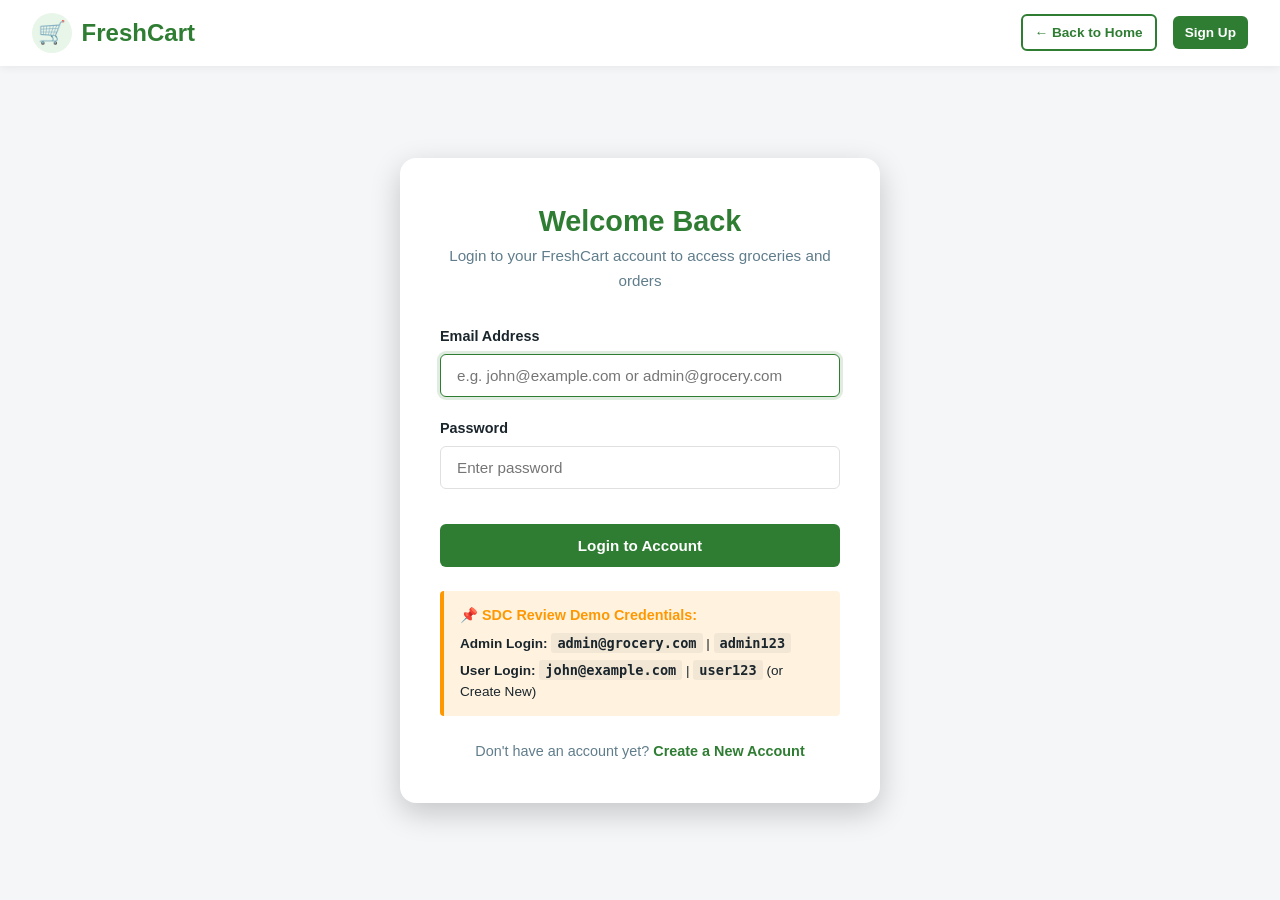
<file: admin-dashboard.html>
<!DOCTYPE html>
<html lang="en">
<head>
  <meta charset="UTF-8">
  <meta name="viewport" content="width=device-width, initial-scale=1.0">
  <title>FreshCart - Admin Management Dashboard</title>
  <link rel="stylesheet" href="css/style.css">
</head>
<body>

  <!-- Top Navbar -->
  <nav class="navbar">
    <a href="admin-dashboard.html" class="logo">
      <div class="logo-icon" style="background-color: #fff3e0; color: var(--secondary-color);">⚙️</div>
      <span>FreshCart <span style="font-size: 0.8rem; background: var(--secondary-color); color: var(--white); padding: 0.2rem 0.6rem; border-radius: 10px; margin-left: 0.4rem;">ADMIN</span></span>
    </a>

    <div class="nav-actions">
      <span id="admin-name-display" style="font-weight: 600; font-size: 0.9rem;">Store Admin</span>
      <button class="btn btn-outline btn-sm" onclick="logoutUser()">Logout</button>
    </div>
  </nav>

  <!-- Admin Sidebar & Main Content Layout -->
  <div class="admin-layout">
    
    <!-- Sidebar Menu -->
    <aside class="sidebar">
      <div class="sidebar-menu-item active" onclick="showAdminTab('admin-dashboard-tab')">
        <span>📊</span> <span>Dashboard Overview</span>
      </div>
      <div class="sidebar-menu-item" onclick="showAdminTab('admin-products-tab')">
        <span>🍎</span> <span>Product Catalog</span>
      </div>
      <div class="sidebar-menu-item" onclick="showAdminTab('admin-inventory-tab')">
        <span>📦</span> <span>Inventory & Stock</span>
      </div>
      <div class="sidebar-menu-item" onclick="showAdminTab('admin-orders-tab')">
        <span>🚚</span> <span>Customer Orders</span>
      </div>
      <div class="sidebar-menu-item" onclick="showAdminTab('admin-users-tab')">
        <span>👥</span> <span>Registered Users</span>
      </div>
    </aside>

    <!-- Main Content Area -->
    <main class="main-content">

      <!-- TAB 1: OVERVIEW & KPIS -->
      <div id="admin-dashboard-tab">
        <h2 style="margin-bottom: 0.4rem; color: var(--primary-color);">Dashboard Overview</h2>
        <p style="color: var(--muted-text); margin-bottom: 2rem;">Real-time performance summary of your grocery store</p>

        <div class="stats-grid">
          <div class="stat-card">
            <div class="stat-icon green">🍎</div>
            <div class="stat-details">
              <h3 id="stat-total-products">0</h3>
              <p>Total Products</p>
            </div>
          </div>

          <div class="stat-card">
            <div class="stat-icon orange">🚚</div>
            <div class="stat-details">
              <h3 id="stat-total-orders">0</h3>
              <p>Total Orders</p>
            </div>
          </div>

          <div class="stat-card">
            <div class="stat-icon blue">💰</div>
            <div class="stat-details">
              <h3 id="stat-total-revenue">₹0.00</h3>
              <p>Total Revenue</p>
            </div>
          </div>

          <div class="stat-card">
            <div class="stat-icon blue">👥</div>
            <div class="stat-details">
              <h3 id="stat-total-users">0</h3>
              <p>Registered Users</p>
            </div>
          </div>

          <div class="stat-card">
            <div class="stat-icon red">⚠️</div>
            <div class="stat-details">
              <h3 id="stat-low-stock">0</h3>
              <p>Low Stock Items</p>
            </div>
          </div>
        </div>

        <!-- Quick Info Box -->
        <div style="background-color: var(--white); padding: 1.8rem; border-radius: var(--radius-md); box-shadow: var(--card-shadow);">
          <h3 style="margin-bottom: 0.8rem; color: var(--dark-text);">📌 Admin Control Quick Actions</h3>
          <p style="font-size: 0.95rem; color: var(--muted-text); margin-bottom: 1.2rem;">
            Use the sidebar menu to manage grocery products, adjust stock quantities & prices in real-time, change delivery order statuses, and inspect registered user accounts.
          </p>
          <div style="display: flex; gap: 1rem; flex-wrap: wrap;">
            <button class="btn btn-primary" onclick="showAdminTab('admin-products-tab'); openAddProductModal();">+ Add New Product</button>
            <button class="btn btn-secondary" onclick="showAdminTab('admin-orders-tab');">Manage Customer Orders</button>
            <button class="btn btn-outline" onclick="showAdminTab('admin-inventory-tab');">View Inventory Alerts</button>
          </div>
        </div>
      </div>

      <!-- TAB 2: PRODUCT CATALOG MANAGEMENT (CRUD) -->
      <div id="admin-products-tab" style="display: none;">
        <div style="display: flex; justify-content: space-between; align-items: center; margin-bottom: 1.5rem;">
          <div>
            <h2 style="color: var(--primary-color);">Product Catalog Management</h2>
            <p style="color: var(--muted-text);">Add, edit, or delete items in the store</p>
          </div>
          <button class="btn btn-primary" onclick="openAddProductModal()">+ Add New Product</button>
        </div>

        <div class="table-container">
          <table class="custom-table">
            <thead>
              <tr>
                <th>Image</th>
                <th>Name</th>
                <th>Category</th>
                <th>Price</th>
                <th>Discount</th>
                <th>Stock</th>
                <th>Status</th>
                <th>Actions</th>
              </tr>
            </thead>
            <tbody id="admin-products-table-body">
              <!-- Rendered dynamically via admin.js -->
            </tbody>
          </table>
        </div>
      </div>

      <!-- TAB 3: INVENTORY MANAGEMENT -->
      <div id="admin-inventory-tab" style="display: none;">
        <h2 style="color: var(--primary-color); margin-bottom: 0.4rem;">Inventory & Stock Controls</h2>
        <p style="color: var(--muted-text); margin-bottom: 1.5rem;">Fast inline updates for stock quantity, prices, and availability</p>

        <div class="table-container">
          <table class="custom-table">
            <thead>
              <tr>
                <th>Product Name</th>
                <th>Category</th>
                <th>Price (₹)</th>
                <th>Stock Quantity</th>
                <th>Availability</th>
                <th>Stock Alert</th>
              </tr>
            </thead>
            <tbody id="admin-inventory-table-body">
              <!-- Rendered dynamically via admin.js -->
            </tbody>
          </table>
        </div>
      </div>

      <!-- TAB 4: ORDERS MANAGEMENT -->
      <div id="admin-orders-tab" style="display: none;">
        <h2 style="color: var(--primary-color); margin-bottom: 0.4rem;">Customer Orders Management</h2>
        <p style="color: var(--muted-text); margin-bottom: 1.5rem;">Update order status to update customer tracking timelines</p>

        <div class="table-container">
          <table class="custom-table">
            <thead>
              <tr>
                <th>Order ID</th>
                <th>Customer</th>
                <th>Items Ordered</th>
                <th>Total</th>
                <th>Delivery Slot</th>
                <th>Status</th>
                <th>Change Status</th>
              </tr>
            </thead>
            <tbody id="admin-orders-table-body">
              <!-- Rendered dynamically via admin.js -->
            </tbody>
          </table>
        </div>
      </div>

      <!-- TAB 5: USER MANAGEMENT -->
      <div id="admin-users-tab" style="display: none;">
        <h2 style="color: var(--primary-color); margin-bottom: 0.4rem;">Registered Users Overview</h2>
        <p style="color: var(--muted-text); margin-bottom: 1.5rem;">List of accounts registered in LocalStorage</p>

        <div class="table-container">
          <table class="custom-table">
            <thead>
              <tr>
                <th>Name</th>
                <th>Email</th>
                <th>Phone</th>
                <th>Role</th>
                <th>Registration Date</th>
                <th>Account Status</th>
              </tr>
            </thead>
            <tbody id="admin-users-table-body">
              <!-- Rendered dynamically via admin.js -->
            </tbody>
          </table>
        </div>
      </div>

    </main>
  </div>

  <!-- ADD / EDIT PRODUCT MODAL -->
  <div class="modal-overlay" id="product-modal">
    <div class="modal-card">
      <div class="modal-header">
        <h3 id="product-modal-title">Add New Product</h3>
        <button class="modal-close" onclick="closeModal('product-modal')">&times;</button>
      </div>
      <div class="modal-body">
        <form id="product-form" onsubmit="handleSaveProduct(event)">
          <div class="form-group">
            <label for="prod-name">Product Name</label>
            <input type="text" id="prod-name" class="form-control" placeholder="e.g. Organic Strawberries" required>
          </div>

          <div class="form-row">
            <div class="form-group">
              <label for="prod-category">Category</label>
              <select id="prod-category" class="form-control" required>
                <option value="Fruits">Fruits</option>
                <option value="Vegetables">Vegetables</option>
                <option value="Dairy">Dairy</option>
                <option value="Bakery">Bakery</option>
                <option value="Beverages">Beverages</option>
                <option value="Snacks">Snacks</option>
                <option value="Household">Household</option>
              </select>
            </div>
            <div class="form-group">
              <label for="prod-price">Price (₹)</label>
              <input type="number" step="0.01" id="prod-price" class="form-control" placeholder="100" required>
            </div>
          </div>

          <div class="form-row">
            <div class="form-group">
              <label for="prod-discount">Discount (%)</label>
              <input type="number" id="prod-discount" class="form-control" placeholder="0" value="0">
            </div>
            <div class="form-group">
              <label for="prod-stock">Stock Quantity</label>
              <input type="number" id="prod-stock" class="form-control" placeholder="50" required>
            </div>
          </div>

          <div class="form-group">
            <label for="prod-image">Product Image URL</label>
            <input type="url" id="prod-image" class="form-control" placeholder="https://images.unsplash.com/..." required>
          </div>

          <div class="form-group">
            <label for="prod-description">Product Description</label>
            <textarea id="prod-description" class="form-control" rows="2" placeholder="Brief details about freshness, source, or weight..."></textarea>
          </div>

          <div class="form-group" style="flex-direction: row; align-items: center; gap: 0.5rem;">
            <input type="checkbox" id="prod-available" checked style="width: 18px; height: 18px;">
            <label for="prod-available" style="margin: 0; cursor: pointer;">Product is available for purchase</label>
          </div>

          <button type="submit" class="btn btn-primary btn-block" style="margin-top: 1rem; padding: 0.8rem;">
            Save Product Details
          </button>
        </form>
      </div>
    </div>
  </div>

  <!-- Scripts -->
  <script src="js/app.js"></script>
  <script src="js/auth.js"></script>
  <script src="js/admin.js"></script>
  <script>
    document.addEventListener('DOMContentLoaded', () => {
      // Require Admin Guard
      const admin = requireAdmin();
      if (!admin) return;

      document.getElementById('admin-name-display').textContent = admin.name;
      initAdminDashboard();
    });
  </script>
</body>
</html>
</file>
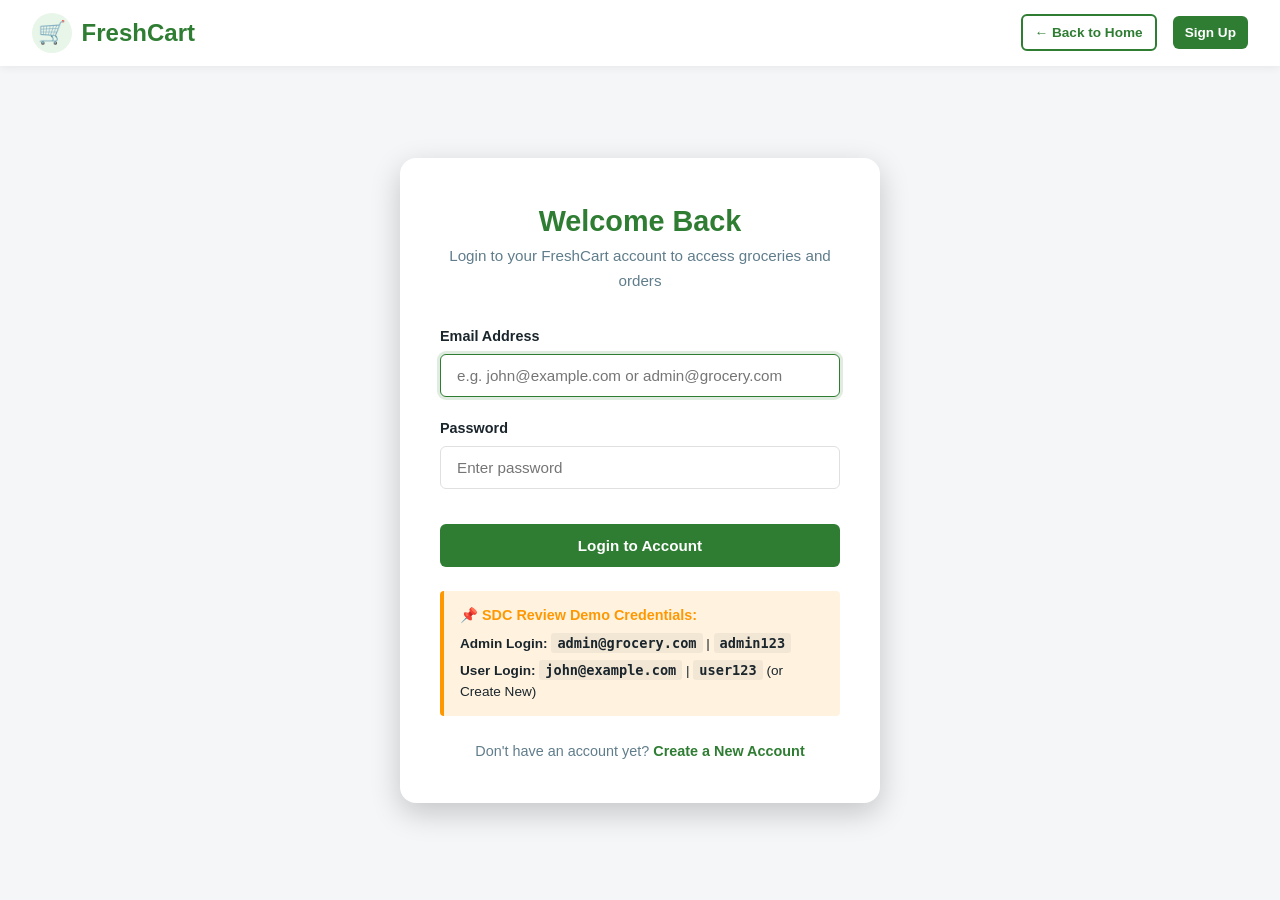
<file: login.html>
<!DOCTYPE html>
<html lang="en">
<head>
  <meta charset="UTF-8">
  <meta name="viewport" content="width=device-width, initial-scale=1.0">
  <title>FreshCart - Login</title>
  <link rel="stylesheet" href="css/style.css">
</head>
<body>

  <!-- Navigation Header -->
  <nav class="navbar">
    <a href="index.html" class="logo">
      <div class="logo-icon">🛒</div>
      <span>FreshCart</span>
    </a>
    <div class="nav-actions">
      <a href="index.html" class="btn btn-outline btn-sm">← Back to Home</a>
      <a href="signup.html" class="btn btn-primary btn-sm">Sign Up</a>
    </div>
  </nav>

  <!-- Login Form Container -->
  <div class="auth-container">
    <div class="auth-card">
      <div class="auth-header">
        <h2>Welcome Back</h2>
        <p>Login to your FreshCart account to access groceries and orders</p>
      </div>

      <form id="login-form" onsubmit="event.preventDefault(); handleLoginSubmit();">
        <div class="form-group">
          <label for="login-email">Email Address</label>
          <input type="email" id="login-email" class="form-control" placeholder="e.g. john@example.com or admin@grocery.com" required autofocus>
        </div>

        <div class="form-group">
          <label for="login-password">Password</label>
          <input type="password" id="login-password" class="form-control" placeholder="Enter password" required>
        </div>

        <button type="submit" class="btn btn-primary btn-block" style="margin-top: 1rem; padding: 0.8rem;">
          Login to Account
        </button>
      </form>

      <div class="demo-credentials">
        <h4 style="color: var(--secondary-color); margin-bottom: 0.4rem; font-size: 0.9rem;">📌 SDC Review Demo Credentials:</h4>
        <div style="margin-bottom: 0.3rem;">
          <strong>Admin Login:</strong> <code>admin@grocery.com</code> | <code>admin123</code>
        </div>
        <div>
          <strong>User Login:</strong> <code>john@example.com</code> | <code>user123</code> (or Create New)
        </div>
      </div>

      <div class="auth-footer">
        <p>Don't have an account yet? <a href="signup.html">Create a New Account</a></p>
      </div>
    </div>
  </div>

  <script src="js/app.js"></script>
  <script src="js/auth.js"></script>
  <script>
    document.addEventListener('DOMContentLoaded', () => {
      // Redirect if user is already logged in
      redirectIfLoggedIn();
    });

    function handleLoginSubmit() {
      const email = document.getElementById('login-email').value;
      const password = document.getElementById('login-password').value;
      loginUser(email, password);
    }
  </script>
</body>
</html>
</file>
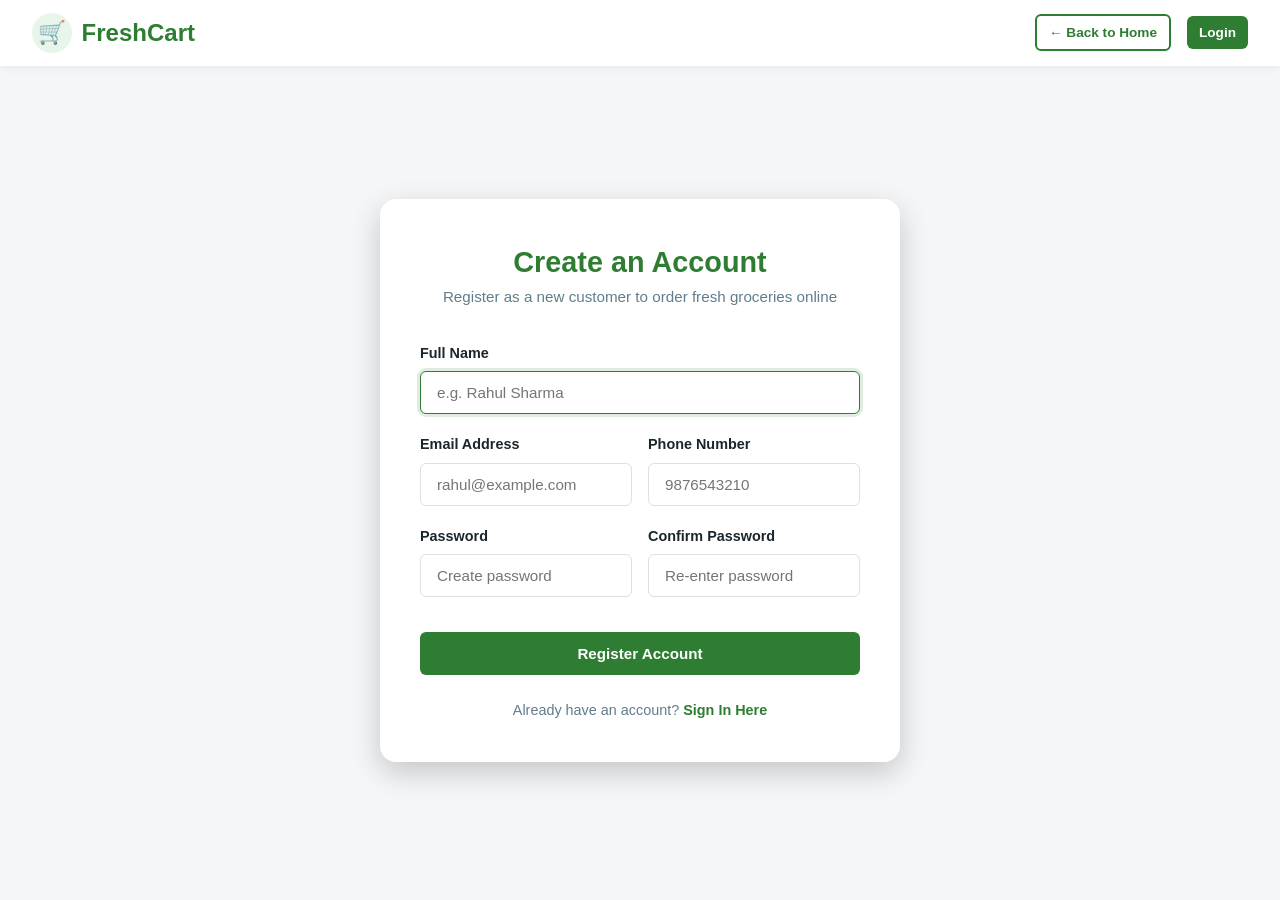
<file: signup.html>
<!DOCTYPE html>
<html lang="en">
<head>
  <meta charset="UTF-8">
  <meta name="viewport" content="width=device-width, initial-scale=1.0">
  <title>FreshCart - Sign Up</title>
  <link rel="stylesheet" href="css/style.css">
</head>
<body>

  <!-- Navigation Header -->
  <nav class="navbar">
    <a href="index.html" class="logo">
      <div class="logo-icon">🛒</div>
      <span>FreshCart</span>
    </a>
    <div class="nav-actions">
      <a href="index.html" class="btn btn-outline btn-sm">← Back to Home</a>
      <a href="login.html" class="btn btn-primary btn-sm">Login</a>
    </div>
  </nav>

  <!-- Signup Form Container -->
  <div class="auth-container">
    <div class="auth-card" style="max-width: 520px;">
      <div class="auth-header">
        <h2>Create an Account</h2>
        <p>Register as a new customer to order fresh groceries online</p>
      </div>

      <form id="signup-form" onsubmit="event.preventDefault(); handleSignupSubmit();">
        <div class="form-group">
          <label for="signup-name">Full Name</label>
          <input type="text" id="signup-name" class="form-control" placeholder="e.g. Rahul Sharma" required autofocus>
        </div>

        <div class="form-row">
          <div class="form-group">
            <label for="signup-email">Email Address</label>
            <input type="email" id="signup-email" class="form-control" placeholder="rahul@example.com" required>
          </div>

          <div class="form-group">
            <label for="signup-phone">Phone Number</label>
            <input type="tel" id="signup-phone" class="form-control" placeholder="9876543210" required>
          </div>
        </div>

        <div class="form-row">
          <div class="form-group">
            <label for="signup-password">Password</label>
            <input type="password" id="signup-password" class="form-control" placeholder="Create password" required>
          </div>

          <div class="form-group">
            <label for="signup-confirm-password">Confirm Password</label>
            <input type="password" id="signup-confirm-password" class="form-control" placeholder="Re-enter password" required>
          </div>
        </div>

        <button type="submit" class="btn btn-primary btn-block" style="margin-top: 1rem; padding: 0.8rem;">
          Register Account
        </button>
      </form>

      <div class="auth-footer">
        <p>Already have an account? <a href="login.html">Sign In Here</a></p>
      </div>
    </div>
  </div>

  <script src="js/app.js"></script>
  <script src="js/auth.js"></script>
  <script>
    document.addEventListener('DOMContentLoaded', () => {
      // Redirect if user is already logged in
      redirectIfLoggedIn();
    });

    function handleSignupSubmit() {
      const name = document.getElementById('signup-name').value;
      const email = document.getElementById('signup-email').value;
      const phone = document.getElementById('signup-phone').value;
      const password = document.getElementById('signup-password').value;
      const confirmPassword = document.getElementById('signup-confirm-password').value;

      registerUser(name, email, phone, password, confirmPassword);
    }
  </script>
</body>
</html>
</file>
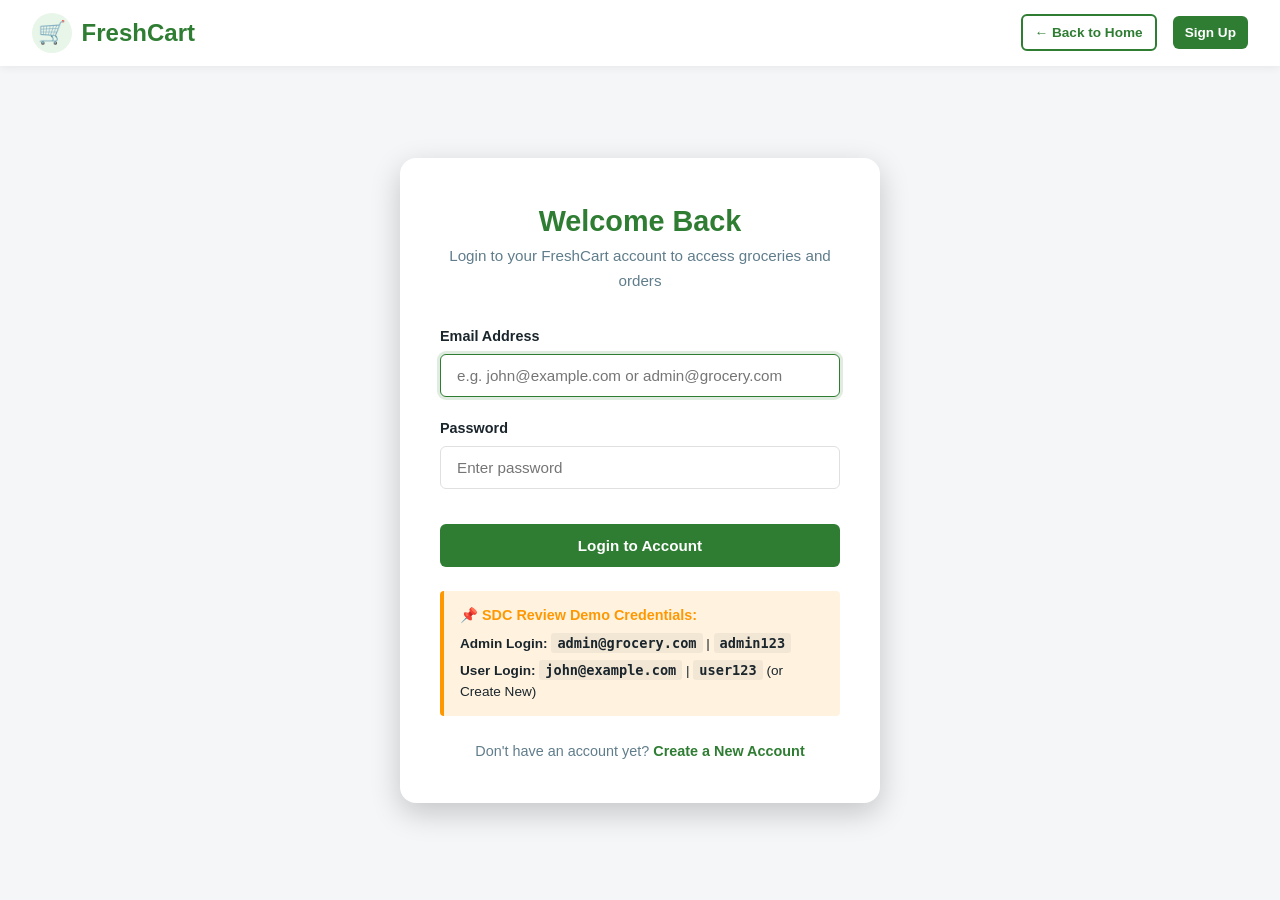
<file: user-dashboard.html>
<!DOCTYPE html>
<html lang="en">
<head>
  <meta charset="UTF-8">
  <meta name="viewport" content="width=device-width, initial-scale=1.0">
  <title>FreshCart - Customer Dashboard</title>
  <link rel="stylesheet" href="css/style.css">
</head>
<body>

  <!-- Customer Navbar -->
  <nav class="navbar">
    <a href="index.html" class="logo">
      <div class="logo-icon">🛒</div>
      <span>FreshCart</span>
    </a>

    <ul class="nav-links">
      <li><span class="nav-link active" onclick="showTab('products-tab', this)">Products</span></li>
      <li><span class="nav-link" onclick="showTab('orders-tab', this)">My Orders</span></li>
      <li><span class="nav-link" onclick="showTab('recommendations-tab', this)">For You ⭐</span></li>
      <li><span class="nav-link" onclick="showTab('profile-tab', this)">Profile</span></li>
    </ul>

    <div class="nav-actions">
      <div class="cart-badge-container" onclick="openCartModal()" title="View Cart">
        <span style="font-size: 1.6rem;">🛒</span>
        <span class="badge cart-count">0</span>
      </div>
      <button class="btn btn-outline btn-sm" onclick="logoutUser()">Logout</button>
    </div>
  </nav>

  <!-- Main Body Content -->
  <main class="section" style="padding-top: 2rem; min-height: calc(100vh - 150px);">

    <!-- TAB 1: PRODUCTS BROWSER -->
    <div id="products-tab" class="dashboard-tab-content">
      <!-- Search & Category Filters Bar -->
      <div class="controls-bar">
        <div class="search-box">
          <span class="search-icon">🔍</span>
          <input type="text" class="form-control" placeholder="Search fresh groceries by name or category..." oninput="handleProductSearch(this.value)">
        </div>

        <div class="category-filter-chips">
          <span class="chip active" onclick="filterCategory('All')">All</span>
          <span class="chip" onclick="filterCategory('Fruits')">🍎 Fruits</span>
          <span class="chip" onclick="filterCategory('Vegetables')">🥦 Vegetables</span>
          <span class="chip" onclick="filterCategory('Dairy')">🥛 Dairy</span>
          <span class="chip" onclick="filterCategory('Bakery')">🍞 Bakery</span>
          <span class="chip" onclick="filterCategory('Beverages')">🧃 Beverages</span>
          <span class="chip" onclick="filterCategory('Snacks')">🍪 Snacks</span>
          <span class="chip" onclick="filterCategory('Household')">🧹 Household</span>
        </div>
      </div>

      <!-- Products Grid -->
      <div class="products-grid" id="products-grid">
        <!-- Rendered dynamically via js/products.js -->
      </div>
    </div>

    <!-- TAB 2: MY ORDERS & TRACKING -->
    <div id="orders-tab" class="dashboard-tab-content" style="display: none;">
      <h2 style="margin-bottom: 0.5rem; color: var(--primary-color);">My Order History & Live Tracking</h2>
      <p style="color: var(--muted-text); margin-bottom: 2rem;">Track the status of your grocery deliveries in real-time</p>
      
      <div id="orders-list-container">
        <!-- Rendered dynamically via js/orders.js -->
      </div>
    </div>

    <!-- TAB 3: PERSONALIZED RECOMMENDATIONS -->
    <div id="recommendations-tab" class="dashboard-tab-content" style="display: none;">
      <div style="background-color: var(--white); padding: 2rem; border-radius: var(--radius-md); box-shadow: var(--card-shadow); margin-bottom: 2rem;">
        <h2 style="color: var(--primary-color); margin-bottom: 0.4rem;">Recommended For You</h2>
        <p style="color: var(--muted-text);">Personalized grocery suggestions based on your browsing and order history</p>
      </div>

      <div class="products-grid" id="recommendations-grid">
        <!-- Rendered dynamically via js/products.js -->
      </div>
    </div>

    <!-- TAB 4: PROFILE -->
    <div id="profile-tab" class="dashboard-tab-content" style="display: none;">
      <div class="auth-card" style="max-width: 500px; margin: 0 auto;">
        <div class="auth-header">
          <div style="width: 70px; height: 70px; background-color: var(--primary-light); color: var(--primary-color); border-radius: 50%; display: flex; align-items: center; justify-content: center; font-size: 2.2rem; margin: 0 auto 1rem auto;">
            👤
          </div>
          <h2 id="profile-name">Customer Name</h2>
          <p id="profile-role" style="text-transform: uppercase; font-weight: 700; color: var(--primary-color); font-size: 0.85rem;">USER ACCOUNT</p>
        </div>

        <div style="background-color: var(--light-bg); padding: 1.2rem; border-radius: var(--radius-sm); margin-bottom: 1.5rem;">
          <div style="margin-bottom: 0.8rem;">
            <strong style="color: var(--muted-text); font-size: 0.85rem;">Email Address:</strong>
            <div id="profile-email" style="font-weight: 600;">-</div>
          </div>
          <div style="margin-bottom: 0.8rem;">
            <strong style="color: var(--muted-text); font-size: 0.85rem;">Phone Number:</strong>
            <div id="profile-phone" style="font-weight: 600;">-</div>
          </div>
          <div>
            <strong style="color: var(--muted-text); font-size: 0.85rem;">Member Since:</strong>
            <div id="profile-date" style="font-weight: 600;">-</div>
          </div>
        </div>

        <button class="btn btn-danger btn-block" onclick="logoutUser()">Logout from Account</button>
      </div>
    </div>

  </main>

  <!-- SHOPPING CART MODAL -->
  <div class="modal-overlay" id="cart-modal">
    <div class="modal-card">
      <div class="modal-header">
        <h3>🛒 Your Shopping Cart</h3>
        <button class="modal-close" onclick="closeModal('cart-modal')">&times;</button>
      </div>
      <div class="modal-body" id="cart-items-container">
        <!-- Rendered dynamically via js/cart.js -->
      </div>
      <div id="cart-summary-container" style="padding: 0 1.8rem 1.5rem 1.8rem;">
        <!-- Summary & Checkout Button rendered dynamically -->
      </div>
    </div>
  </div>

  <!-- CHECKOUT MODAL -->
  <div class="modal-overlay" id="checkout-modal">
    <div class="modal-card">
      <div class="modal-header">
        <h3>📦 Complete Your Order</h3>
        <button class="modal-close" onclick="closeModal('checkout-modal')">&times;</button>
      </div>
      <div class="modal-body">
        <form id="checkout-form" onsubmit="placeOrder(event)">
          <div class="form-row">
            <div class="form-group">
              <label for="checkout-name">Customer Name</label>
              <input type="text" id="checkout-name" class="form-control" required>
            </div>
            <div class="form-group">
              <label for="checkout-phone">Phone Number</label>
              <input type="tel" id="checkout-phone" class="form-control" required>
            </div>
          </div>

          <div class="form-group">
            <label for="checkout-address">Delivery Address</label>
            <textarea id="checkout-address" class="form-control" rows="2" placeholder="Street address, apartment/flat, landmark..." required></textarea>
          </div>

          <div class="form-row">
            <div class="form-group">
              <label for="checkout-date">Preferred Delivery Date</label>
              <input type="date" id="checkout-date" class="form-control" required>
            </div>
            <div class="form-group">
              <label for="checkout-slot">Time Slot</label>
              <select id="checkout-slot" class="form-control" required>
                <option value="Morning (08:00 AM - 11:00 AM)">Morning (08:00 AM - 11:00 AM)</option>
                <option value="Afternoon (12:00 PM - 03:00 PM)">Afternoon (12:00 PM - 03:00 PM)</option>
                <option value="Evening (05:00 PM - 08:00 PM)">Evening (05:00 PM - 08:00 PM)</option>
              </select>
            </div>
          </div>

          <div class="form-group">
            <label for="checkout-payment">Payment Method</label>
            <select id="checkout-payment" class="form-control" required>
              <option value="Cash on Delivery">Cash on Delivery (COD)</option>
              <option value="Online Payment (UPI/Card Demo)">Online Payment (UPI / Card Demo)</option>
            </select>
          </div>

          <button type="submit" class="btn btn-primary btn-block" style="margin-top: 1rem; padding: 0.8rem;">
            Confirm & Place Order 🛒
          </button>
        </form>
      </div>
    </div>
  </div>

  <!-- Footer -->
  <footer>
    <div class="footer-bottom" style="border: none; padding: 0;">
      <p>&copy; 2026 FreshCart Online Grocery Store. User Portal.</p>
    </div>
  </footer>

  <!-- Scripts -->
  <script src="js/app.js"></script>
  <script src="js/auth.js"></script>
  <script src="js/products.js"></script>
  <script src="js/cart.js"></script>
  <script src="js/orders.js"></script>

  <script>
    document.addEventListener('DOMContentLoaded', () => {
      // Security check: require authenticated user
      const currentUser = requireAuth();
      if (!currentUser) return;

      // Populate profile info
      document.getElementById('profile-name').textContent = currentUser.name;
      document.getElementById('profile-email').textContent = currentUser.email;
      document.getElementById('profile-phone').textContent = currentUser.phone || 'N/A';
      document.getElementById('profile-date').textContent = formatDate(currentUser.registeredAt);

      // Set min date for checkout picker to today
      const today = new Date().toISOString().split('T')[0];
      const dateInput = document.getElementById('checkout-date');
      if (dateInput) {
        dateInput.min = today;
        dateInput.value = today;
      }

      // Initial Renders
      renderProducts();
      updateCartBadge();
      renderRecommendations();
      renderUserOrders();
    });

    // Tab Switching Helper
    function showTab(tabId, el) {
      const contents = document.querySelectorAll('.dashboard-tab-content');
      contents.forEach(c => c.style.display = 'none');
      
      const target = document.getElementById(tabId);
      if (target) target.style.display = 'block';

      if (el) {
        const links = document.querySelectorAll('.nav-link');
        links.forEach(l => l.classList.remove('active'));
        el.classList.add('active');
      }

      if (tabId === 'orders-tab') renderUserOrders();
      if (tabId === 'recommendations-tab') renderRecommendations();
      if (tabId === 'products-tab') renderProducts();
    }

    // Modal Helper
    function openCartModal() {
      renderCartModal();
      openModal('cart-modal');
    }
  </script>
</body>
</html>
</file>
<file: css/style.css>
/* 
  Online Grocery Store - Main Design System & Stylesheet
  SDC Project Review-1
  Technologies: HTML5, CSS3 (CSS Grid & Flexbox, CSS Variables)
*/

:root {
  --primary-color: #2e7d32;
  --primary-hover: #1b5e20;
  --primary-light: #e8f5e9;
  --secondary-color: #ff9800;
  --secondary-hover: #f57c00;
  --accent-color: #4caf50;
  --danger-color: #d32f2f;
  --danger-hover: #b71c1c;
  --warning-color: #ffa000;
  --info-color: #0288d1;
  --dark-text: #1a252c;
  --muted-text: #607d8b;
  --light-bg: #f4f6f8;
  --white: #ffffff;
  --border-color: #e0e0e0;
  --card-shadow: 0 4px 12px rgba(0, 0, 0, 0.08);
  --modal-shadow: 0 10px 30px rgba(0, 0, 0, 0.2);
  --radius-sm: 6px;
  --radius-md: 10px;
  --radius-lg: 16px;
  --transition: all 0.3s ease;
  --font-main: 'Segoe UI', Tahoma, Geneva, Verdana, sans-serif;
}

* {
  margin: 0;
  padding: 0;
  box-sizing: border-box;
}

body {
  font-family: var(--font-main);
  background-color: var(--light-bg);
  color: var(--dark-text);
  line-height: 1.6;
  min-height: 100vh;
  display: flex;
  flex-direction: column;
}

a {
  text-decoration: none;
  color: inherit;
}

ul {
  list-style: none;
}

/* ==========================================================================
   NAVIGATION BAR & HEADER
   ========================================================================== */
.navbar {
  background-color: var(--white);
  box-shadow: 0 2px 8px rgba(0, 0, 0, 0.06);
  position: sticky;
  top: 0;
  z-index: 100;
  padding: 0.8rem 2rem;
  display: flex;
  justify-content: space-between;
  align-items: center;
}

.logo {
  display: flex;
  align-items: center;
  gap: 0.6rem;
  font-size: 1.5rem;
  font-weight: 700;
  color: var(--primary-color);
}

.logo-icon {
  background-color: var(--primary-light);
  color: var(--primary-color);
  width: 40px;
  height: 40px;
  border-radius: 50%;
  display: flex;
  align-items: center;
  justify-content: center;
  font-size: 1.4rem;
}

.nav-links {
  display: flex;
  align-items: center;
  gap: 1.5rem;
}

.nav-link {
  font-weight: 600;
  color: var(--dark-text);
  padding: 0.5rem 0.8rem;
  border-radius: var(--radius-sm);
  transition: var(--transition);
  cursor: pointer;
}

.nav-link:hover, .nav-link.active {
  color: var(--primary-color);
  background-color: var(--primary-light);
}

.nav-actions {
  display: flex;
  align-items: center;
  gap: 1rem;
}

/* Badge for Cart count */
.cart-badge-container {
  position: relative;
  cursor: pointer;
}

.badge {
  position: absolute;
  top: -8px;
  right: -10px;
  background-color: var(--secondary-color);
  color: var(--white);
  font-size: 0.75rem;
  font-weight: 700;
  width: 20px;
  height: 20px;
  border-radius: 50%;
  display: flex;
  align-items: center;
  justify-content: center;
}

/* ==========================================================================
   BUTTONS & FORM ELEMENTS
   ========================================================================== */
.btn {
  display: inline-flex;
  align-items: center;
  justify-content: center;
  gap: 0.5rem;
  padding: 0.6rem 1.4rem;
  font-size: 0.95rem;
  font-weight: 600;
  border-radius: var(--radius-sm);
  border: none;
  cursor: pointer;
  transition: var(--transition);
}

.btn-primary {
  background-color: var(--primary-color);
  color: var(--white);
}

.btn-primary:hover {
  background-color: var(--primary-hover);
}

.btn-secondary {
  background-color: var(--secondary-color);
  color: var(--white);
}

.btn-secondary:hover {
  background-color: var(--secondary-hover);
}

.btn-outline {
  background-color: transparent;
  border: 2px solid var(--primary-color);
  color: var(--primary-color);
}

.btn-outline:hover {
  background-color: var(--primary-color);
  color: var(--white);
}

.btn-danger {
  background-color: var(--danger-color);
  color: var(--white);
}

.btn-danger:hover {
  background-color: var(--danger-hover);
}

.btn-sm {
  padding: 0.35rem 0.75rem;
  font-size: 0.85rem;
}

.btn-block {
  width: 100%;
}

.form-group {
  margin-bottom: 1.2rem;
  display: flex;
  flex-direction: column;
  gap: 0.4rem;
}

.form-group label {
  font-weight: 600;
  font-size: 0.9rem;
  color: var(--dark-text);
}

.form-control {
  width: 100%;
  padding: 0.75rem 1rem;
  font-size: 0.95rem;
  border: 1px solid var(--border-color);
  border-radius: var(--radius-sm);
  outline: none;
  font-family: inherit;
  transition: var(--transition);
}

.form-control:focus {
  border-color: var(--primary-color);
  box-shadow: 0 0 0 3px rgba(46, 125, 50, 0.15);
}

.form-row {
  display: flex;
  gap: 1rem;
}

.form-row .form-group {
  flex: 1;
}

/* ==========================================================================
   LANDING PAGE (HERO, CATEGORIES, BENEFITS)
   ========================================================================== */
.hero {
  background: linear-gradient(135deg, rgba(46, 125, 50, 0.95), rgba(27, 94, 32, 0.85)), url('https://images.unsplash.com/photo-1542838132-92c53300491e?auto=format&fit=crop&w=1200&q=80') center/cover;
  color: var(--white);
  padding: 5rem 2rem;
  text-align: center;
  display: flex;
  flex-direction: column;
  align-items: center;
  justify-content: center;
  gap: 1.5rem;
}

.hero h1 {
  font-size: 2.8rem;
  font-weight: 800;
  max-width: 800px;
}

.hero p {
  font-size: 1.2rem;
  max-width: 600px;
  opacity: 0.9;
}

.hero-buttons {
  display: flex;
  gap: 1rem;
  margin-top: 1rem;
}

.section {
  padding: 4rem 2rem;
  max-width: 1200px;
  margin: 0 auto;
  width: 100%;
}

.section-title {
  text-align: center;
  font-size: 2rem;
  color: var(--dark-text);
  margin-bottom: 0.5rem;
}

.section-subtitle {
  text-align: center;
  color: var(--muted-text);
  margin-bottom: 2.5rem;
}

/* Categories Grid */
.categories-grid {
  display: grid;
  grid-template-columns: repeat(auto-fit, minmax(150px, 1fr));
  gap: 1.5rem;
}

.category-card {
  background-color: var(--white);
  padding: 1.8rem 1rem;
  border-radius: var(--radius-md);
  text-align: center;
  box-shadow: var(--card-shadow);
  transition: var(--transition);
  cursor: pointer;
  border: 2px solid transparent;
}

.category-card:hover, .category-card.active {
  transform: translateY(-5px);
  border-color: var(--primary-color);
  background-color: var(--primary-light);
}

.category-icon {
  font-size: 2.5rem;
  margin-bottom: 0.8rem;
}

.category-title {
  font-weight: 700;
  font-size: 1rem;
  color: var(--dark-text);
}

/* Benefits Grid */
.benefits-grid {
  display: grid;
  grid-template-columns: repeat(auto-fit, minmax(250px, 1fr));
  gap: 2rem;
}

.benefit-card {
  background-color: var(--white);
  padding: 2rem;
  border-radius: var(--radius-md);
  box-shadow: var(--card-shadow);
  text-align: center;
}

.benefit-icon {
  width: 60px;
  height: 60px;
  background-color: var(--primary-light);
  color: var(--primary-color);
  border-radius: 50%;
  display: flex;
  align-items: center;
  justify-content: center;
  font-size: 1.8rem;
  margin: 0 auto 1.2rem auto;
}

.benefit-title {
  font-size: 1.2rem;
  font-weight: 700;
  margin-bottom: 0.5rem;
}

/* ==========================================================================
   AUTH PAGES (LOGIN & SIGNUP)
   ========================================================================== */
.auth-container {
  min-height: calc(100vh - 70px);
  display: flex;
  align-items: center;
  justify-content: center;
  padding: 2rem 1rem;
  background-color: var(--light-bg);
}

.auth-card {
  background-color: var(--white);
  padding: 2.5rem;
  border-radius: var(--radius-lg);
  box-shadow: var(--modal-shadow);
  width: 100%;
  max-width: 480px;
}

.auth-header {
  text-align: center;
  margin-bottom: 2rem;
}

.auth-header h2 {
  font-size: 1.8rem;
  color: var(--primary-color);
}

.auth-header p {
  color: var(--muted-text);
  font-size: 0.95rem;
}

.auth-footer {
  text-align: center;
  margin-top: 1.5rem;
  font-size: 0.9rem;
  color: var(--muted-text);
}

.auth-footer a {
  color: var(--primary-color);
  font-weight: 600;
}

.demo-credentials {
  margin-top: 1.5rem;
  background-color: #fff3e0;
  border-left: 4px solid var(--secondary-color);
  padding: 0.8rem 1rem;
  border-radius: 4px;
  font-size: 0.85rem;
}

.demo-credentials code {
  background-color: rgba(0,0,0,0.05);
  padding: 2px 6px;
  border-radius: 3px;
  font-weight: bold;
}

/* ==========================================================================
   PRODUCTS CATALOG & CARDS
   ========================================================================== */
.controls-bar {
  display: flex;
  flex-wrap: wrap;
  gap: 1rem;
  justify-content: space-between;
  align-items: center;
  margin-bottom: 2rem;
  background-color: var(--white);
  padding: 1.2rem;
  border-radius: var(--radius-md);
  box-shadow: var(--card-shadow);
}

.search-box {
  flex: 1;
  min-width: 260px;
  position: relative;
}

.search-box input {
  padding-left: 2.5rem;
}

.search-icon {
  position: absolute;
  left: 0.9rem;
  top: 50%;
  transform: translateY(-50%);
  color: var(--muted-text);
}

.category-filter-chips {
  display: flex;
  gap: 0.5rem;
  overflow-x: auto;
  padding-bottom: 0.3rem;
}

.chip {
  padding: 0.4rem 1rem;
  border-radius: 20px;
  background-color: var(--light-bg);
  color: var(--dark-text);
  font-size: 0.85rem;
  font-weight: 600;
  cursor: pointer;
  white-space: nowrap;
  transition: var(--transition);
  border: 1px solid var(--border-color);
}

.chip:hover, .chip.active {
  background-color: var(--primary-color);
  color: var(--white);
  border-color: var(--primary-color);
}

.products-grid {
  display: grid;
  grid-template-columns: repeat(auto-fill, minmax(240px, 1fr));
  gap: 1.8rem;
}

.product-card {
  background-color: var(--white);
  border-radius: var(--radius-md);
  box-shadow: var(--card-shadow);
  overflow: hidden;
  display: flex;
  flex-direction: column;
  transition: var(--transition);
  position: relative;
}

.product-card:hover {
  transform: translateY(-5px);
  box-shadow: 0 8px 20px rgba(0, 0, 0, 0.12);
}

.discount-badge {
  position: absolute;
  top: 12px;
  left: 12px;
  background-color: var(--secondary-color);
  color: var(--white);
  font-size: 0.75rem;
  font-weight: 700;
  padding: 0.25rem 0.6rem;
  border-radius: 12px;
  z-index: 2;
}

.product-image {
  width: 100%;
  height: 180px;
  object-fit: cover;
  background-color: #f9f9f9;
}

.product-info {
  padding: 1.2rem;
  display: flex;
  flex-direction: column;
  flex: 1;
}

.product-category {
  font-size: 0.75rem;
  text-transform: uppercase;
  font-weight: 700;
  color: var(--muted-text);
  margin-bottom: 0.3rem;
}

.product-name {
  font-size: 1.1rem;
  font-weight: 700;
  margin-bottom: 0.5rem;
  color: var(--dark-text);
}

.product-price-row {
  display: flex;
  align-items: baseline;
  gap: 0.6rem;
  margin-bottom: 0.8rem;
}

.current-price {
  font-size: 1.2rem;
  font-weight: 800;
  color: var(--primary-color);
}

.original-price {
  font-size: 0.9rem;
  color: var(--muted-text);
  text-decoration: line-through;
}

.stock-status {
  font-size: 0.8rem;
  font-weight: 600;
  margin-bottom: 1rem;
}

.in-stock {
  color: var(--accent-color);
}

.low-stock {
  color: var(--warning-color);
}

.out-of-stock {
  color: var(--danger-color);
}

.product-actions {
  margin-top: auto;
}

/* ==========================================================================
   SHOPPING CART & CHECKOUT MODAL
   ========================================================================== */
.modal-overlay {
  position: fixed;
  top: 0;
  left: 0;
  width: 100%;
  height: 100%;
  background-color: rgba(0, 0, 0, 0.5);
  display: flex;
  align-items: center;
  justify-content: center;
  z-index: 1000;
  opacity: 0;
  visibility: hidden;
  transition: var(--transition);
}

.modal-overlay.active {
  opacity: 1;
  visibility: visible;
}

.modal-card {
  background-color: var(--white);
  border-radius: var(--radius-lg);
  box-shadow: var(--modal-shadow);
  width: 90%;
  max-width: 650px;
  max-height: 90vh;
  display: flex;
  flex-direction: column;
  overflow: hidden;
  transform: scale(0.95);
  transition: var(--transition);
}

.modal-overlay.active .modal-card {
  transform: scale(1);
}

.modal-header {
  padding: 1.2rem 1.8rem;
  border-bottom: 1px solid var(--border-color);
  display: flex;
  justify-content: space-between;
  align-items: center;
  background-color: #fafafa;
}

.modal-header h3 {
  font-size: 1.3rem;
  color: var(--primary-color);
}

.modal-close {
  background: none;
  border: none;
  font-size: 1.5rem;
  cursor: pointer;
  color: var(--muted-text);
  transition: var(--transition);
}

.modal-close:hover {
  color: var(--danger-color);
}

.modal-body {
  padding: 1.5rem 1.8rem;
  overflow-y: auto;
  flex: 1;
}

.modal-footer {
  padding: 1.2rem 1.8rem;
  border-top: 1px solid var(--border-color);
  display: flex;
  justify-content: flex-end;
  gap: 1rem;
  background-color: #fafafa;
}

/* Cart Table / List */
.cart-item {
  display: flex;
  align-items: center;
  justify-content: space-between;
  padding: 1rem 0;
  border-bottom: 1px solid var(--border-color);
}

.cart-item-info {
  display: flex;
  align-items: center;
  gap: 1rem;
  flex: 2;
}

.cart-item-img {
  width: 60px;
  height: 60px;
  object-fit: cover;
  border-radius: var(--radius-sm);
}

.cart-item-details h4 {
  font-size: 0.95rem;
  font-weight: 700;
}

.cart-item-price {
  font-size: 0.85rem;
  color: var(--muted-text);
}

.cart-qty-controls {
  display: flex;
  align-items: center;
  gap: 0.5rem;
  flex: 1;
  justify-content: center;
}

.qty-btn {
  width: 28px;
  height: 28px;
  border-radius: 50%;
  border: 1px solid var(--border-color);
  background-color: var(--light-bg);
  cursor: pointer;
  font-weight: bold;
  display: flex;
  align-items: center;
  justify-content: center;
}

.qty-btn:hover {
  background-color: var(--primary-color);
  color: var(--white);
  border-color: var(--primary-color);
}

.qty-amount {
  font-weight: bold;
  width: 24px;
  text-align: center;
}

.cart-item-total {
  font-weight: 700;
  flex: 1;
  text-align: right;
  color: var(--primary-color);
}

.remove-btn {
  color: var(--danger-color);
  background: none;
  border: none;
  cursor: pointer;
  margin-left: 1rem;
  font-size: 1.1rem;
}

.cart-summary {
  margin-top: 1.5rem;
  background-color: var(--light-bg);
  padding: 1.2rem;
  border-radius: var(--radius-md);
}

.summary-row {
  display: flex;
  justify-content: space-between;
  margin-bottom: 0.6rem;
  font-size: 0.95rem;
}

.summary-row.total {
  font-size: 1.2rem;
  font-weight: 800;
  color: var(--primary-color);
  border-top: 1px solid var(--border-color);
  padding-top: 0.6rem;
  margin-top: 0.6rem;
}

.coupon-section {
  display: flex;
  gap: 0.5rem;
  margin: 1rem 0;
}

/* ==========================================================================
   ORDERS & TRACKING
   ========================================================================== */
.order-card {
  background-color: var(--white);
  border-radius: var(--radius-md);
  box-shadow: var(--card-shadow);
  padding: 1.5rem;
  margin-bottom: 1.5rem;
}

.order-header {
  display: flex;
  justify-content: space-between;
  align-items: center;
  border-bottom: 1px solid var(--border-color);
  padding-bottom: 0.8rem;
  margin-bottom: 1rem;
}

.order-id {
  font-weight: 700;
  color: var(--primary-color);
}

.order-date {
  font-size: 0.85rem;
  color: var(--muted-text);
}

.order-items-list {
  margin-bottom: 1.2rem;
}

.order-item-row {
  display: flex;
  justify-content: space-between;
  padding: 0.4rem 0;
  font-size: 0.9rem;
}

/* Tracking Step Bar */
.tracking-stepper {
  display: flex;
  justify-content: space-between;
  margin-top: 1.5rem;
  position: relative;
}

.tracking-stepper::before {
  content: '';
  position: absolute;
  top: 15px;
  left: 0;
  right: 0;
  height: 4px;
  background-color: var(--border-color);
  z-index: 1;
}

.step-node {
  position: relative;
  z-index: 2;
  display: flex;
  flex-direction: column;
  align-items: center;
  gap: 0.4rem;
  flex: 1;
}

.step-circle {
  width: 34px;
  height: 34px;
  border-radius: 50%;
  background-color: var(--white);
  border: 3px solid var(--border-color);
  display: flex;
  align-items: center;
  justify-content: center;
  font-weight: bold;
  font-size: 0.85rem;
  color: var(--muted-text);
  transition: var(--transition);
}

.step-node.completed .step-circle {
  background-color: var(--primary-color);
  border-color: var(--primary-color);
  color: var(--white);
}

.step-node.active .step-circle {
  border-color: var(--secondary-color);
  color: var(--secondary-color);
  box-shadow: 0 0 0 4px rgba(255, 152, 0, 0.2);
}

.step-label {
  font-size: 0.75rem;
  font-weight: 600;
  color: var(--muted-text);
  text-align: center;
}

.step-node.completed .step-label, .step-node.active .step-label {
  color: var(--dark-text);
}

/* ==========================================================================
   ADMIN DASHBOARD LAYOUT & TABLES
   ========================================================================== */
.admin-layout {
  display: flex;
  min-height: calc(100vh - 65px);
}

.sidebar {
  width: 250px;
  background-color: var(--white);
  box-shadow: 2px 0 8px rgba(0, 0, 0, 0.05);
  padding: 1.5rem 1rem;
  display: flex;
  flex-direction: column;
  gap: 0.5rem;
}

.sidebar-menu-item {
  display: flex;
  align-items: center;
  gap: 0.8rem;
  padding: 0.8rem 1rem;
  border-radius: var(--radius-sm);
  font-weight: 600;
  color: var(--dark-text);
  cursor: pointer;
  transition: var(--transition);
}

.sidebar-menu-item:hover, .sidebar-menu-item.active {
  background-color: var(--primary-light);
  color: var(--primary-color);
}

.main-content {
  flex: 1;
  padding: 2rem;
  overflow-y: auto;
}

.stats-grid {
  display: grid;
  grid-template-columns: repeat(auto-fit, minmax(200px, 1fr));
  gap: 1.5rem;
  margin-bottom: 2rem;
}

.stat-card {
  background-color: var(--white);
  padding: 1.5rem;
  border-radius: var(--radius-md);
  box-shadow: var(--card-shadow);
  display: flex;
  align-items: center;
  gap: 1.2rem;
}

.stat-icon {
  width: 50px;
  height: 50px;
  border-radius: var(--radius-md);
  display: flex;
  align-items: center;
  justify-content: center;
  font-size: 1.5rem;
}

.stat-icon.green { background-color: #e8f5e9; color: var(--primary-color); }
.stat-icon.orange { background-color: #fff3e0; color: var(--secondary-color); }
.stat-icon.blue { background-color: #e1f5fe; color: var(--info-color); }
.stat-icon.red { background-color: #ffebee; color: var(--danger-color); }

.stat-details h3 {
  font-size: 1.6rem;
  font-weight: 800;
  line-height: 1.2;
}

.stat-details p {
  font-size: 0.85rem;
  color: var(--muted-text);
}

/* Custom Table Styles */
.table-container {
  background-color: var(--white);
  border-radius: var(--radius-md);
  box-shadow: var(--card-shadow);
  overflow-x: auto;
  margin-top: 1.5rem;
}

.custom-table {
  width: 100%;
  border-collapse: collapse;
  text-align: left;
}

.custom-table th, .custom-table td {
  padding: 1rem 1.2rem;
  border-bottom: 1px solid var(--border-color);
  font-size: 0.9rem;
}

.custom-table th {
  background-color: #fafafa;
  font-weight: 700;
  color: var(--dark-text);
}

.custom-table tr:hover {
  background-color: #f9f9f9;
}

.status-badge {
  padding: 0.25rem 0.75rem;
  border-radius: 12px;
  font-size: 0.8rem;
  font-weight: 700;
  display: inline-block;
}

.status-placed { background-color: #e3f2fd; color: #1976d2; }
.status-confirmed { background-color: #fff8e1; color: #f57f17; }
.status-packed { background-color: #f3e5f5; color: #7b1fa2; }
.status-out { background-color: #e0f2f1; color: #00796b; }
.status-delivered { background-color: #e8f5e9; color: #2e7d32; }
.status-cancelled { background-color: #ffebee; color: #c62828; }

/* ==========================================================================
   TOAST NOTIFICATION SYSTEM
   ========================================================================== */
#toast-container {
  position: fixed;
  bottom: 20px;
  right: 20px;
  z-index: 2000;
  display: flex;
  flex-direction: column;
  gap: 0.6rem;
}

.toast {
  background-color: var(--dark-text);
  color: var(--white);
  padding: 0.8rem 1.4rem;
  border-radius: var(--radius-sm);
  box-shadow: var(--modal-shadow);
  display: flex;
  align-items: center;
  gap: 0.8rem;
  font-size: 0.9rem;
  animation: slideIn 0.3s ease forwards;
}

.toast.success { border-left: 5px solid var(--accent-color); }
.toast.error { border-left: 5px solid var(--danger-color); }
.toast.warning { border-left: 5px solid var(--warning-color); }
.toast.info { border-left: 5px solid var(--info-color); }

@keyframes slideIn {
  from { transform: translateX(100%); opacity: 0; }
  to { transform: translateX(0); opacity: 1; }
}

/* ==========================================================================
   FOOTER
   ========================================================================== */
footer {
  background-color: var(--dark-text);
  color: var(--white);
  padding: 3rem 2rem 1.5rem 2rem;
  margin-top: auto;
}

.footer-content {
  max-width: 1200px;
  margin: 0 auto;
  display: grid;
  grid-template-columns: repeat(auto-fit, minmax(220px, 1fr));
  gap: 2rem;
  margin-bottom: 2rem;
}

.footer-section h4 {
  font-size: 1.1rem;
  margin-bottom: 1rem;
  color: var(--primary-light);
}

.footer-section p, .footer-section li {
  font-size: 0.9rem;
  color: #b0bec5;
  margin-bottom: 0.5rem;
}

.footer-bottom {
  text-align: center;
  border-top: 1px solid rgba(255, 255, 255, 0.1);
  padding-top: 1.5rem;
  font-size: 0.85rem;
  color: #b0bec5;
}

/* ==========================================================================
   RESPONSIVE DESIGN (MEDIA QUERIES)
   ========================================================================== */
@media (max-width: 768px) {
  .navbar {
    flex-direction: column;
    gap: 1rem;
    padding: 1rem;
  }

  .nav-links {
    flex-wrap: wrap;
    justify-content: center;
  }

  .hero h1 {
    font-size: 2rem;
  }

  .admin-layout {
    flex-direction: column;
  }

  .sidebar {
    width: 100%;
    flex-direction: row;
    overflow-x: auto;
  }

  .form-row {
    flex-direction: column;
    gap: 0;
  }

  .cart-item {
    flex-direction: column;
    align-items: flex-start;
    gap: 0.8rem;
  }

  .cart-item-total {
    text-align: left;
  }
}
</file>
